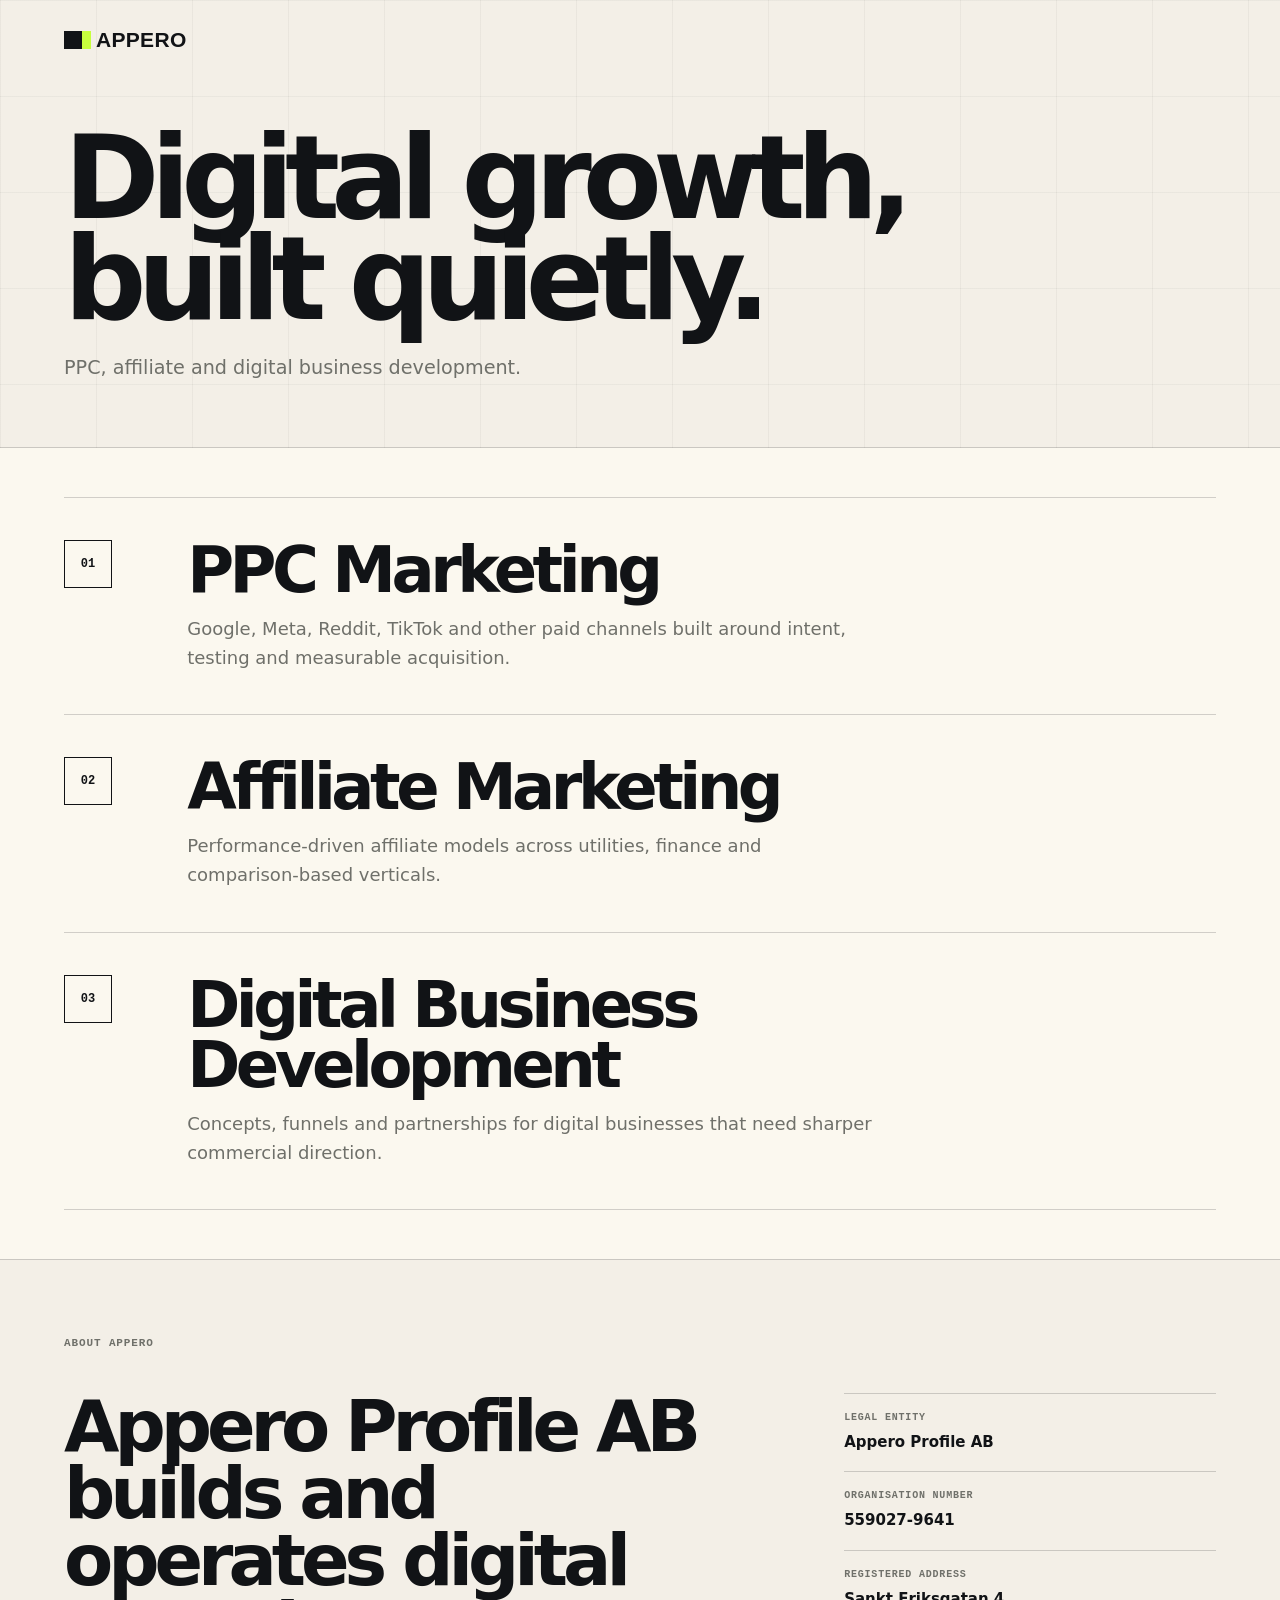
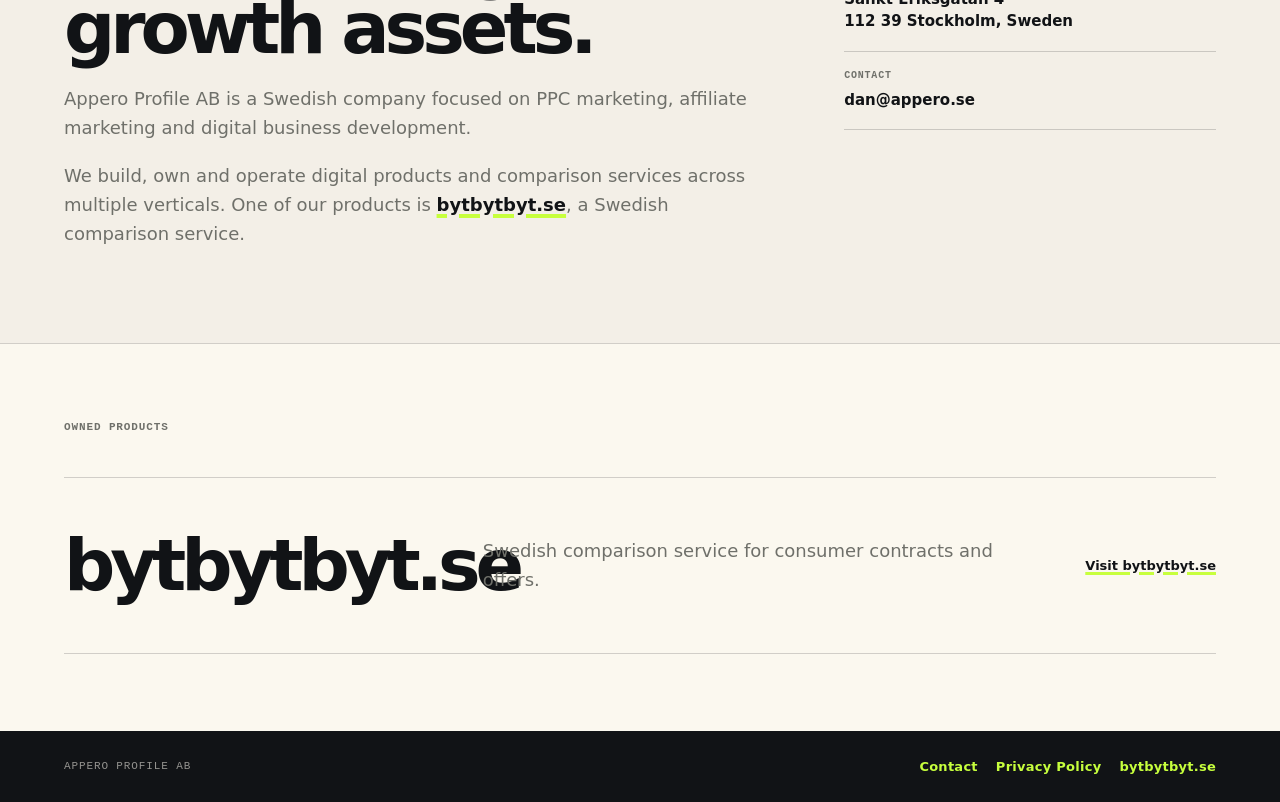
<file: index.html>
<!doctype html>
<html lang="en">
  <head>
    <meta charset="UTF-8" />
    <meta name="viewport" content="width=device-width, initial-scale=1.0" />
    <title>Appero Profile AB | PPC, Affiliate & Digital Business Development</title>
    <meta
      name="description"
      content="Appero Profile AB is a Swedish company focused on PPC marketing, affiliate marketing and digital business development."
    />
    <meta property="og:title" content="Appero Profile AB" />
    <meta
      property="og:description"
      content="Swedish company focused on PPC marketing, affiliate marketing and digital business development."
    />
    <meta property="og:type" content="website" />
    <meta name="theme-color" content="#c7ff3d" />
    <link rel="icon" href="favicon.svg" type="image/svg+xml" />
    <link rel="stylesheet" href="styles.css" />
    <script type="application/ld+json">
      {
        "@context": "https://schema.org",
        "@type": "Organization",
        "name": "Appero Profile AB",
        "url": "https://www.appero.se/",
        "email": "dan@appero.se",
        "identifier": "559027-9641",
        "address": {
          "@type": "PostalAddress",
          "streetAddress": "Sankt Eriksgatan 4",
          "postalCode": "112 39",
          "addressLocality": "Stockholm",
          "addressCountry": "SE"
        },
        "owns": {
          "@type": "WebSite",
          "name": "bytbytbyt.se",
          "url": "https://www.bytbytbyt.se/"
        }
      }
    </script>
  </head>
  <body>
    <main class="page-shell">
      <section class="hero" aria-labelledby="hero-title">
        <header class="nav">
          <div class="brand" aria-label="Appero">
            <span class="brand-mark"></span>
            <span class="wordmark">appero</span>
          </div>
        </header>

        <div class="hero-copy">
          <h1 id="hero-title">Digital growth, built quietly.</h1>
          <p class="intro">
            PPC, affiliate and digital business development.
          </p>
        </div>
      </section>

      <section class="business-areas" aria-label="Business areas">
        <article class="area-item">
          <span class="area-icon">01</span>
          <div>
            <h2>PPC Marketing</h2>
            <p>Google, Meta, Reddit, TikTok and other paid channels built around intent, testing and measurable acquisition.</p>
          </div>
        </article>

        <article class="area-item">
          <span class="area-icon">02</span>
          <div>
            <h2>Affiliate Marketing</h2>
            <p>Performance-driven affiliate models across utilities, finance and comparison-based verticals.</p>
          </div>
        </article>

        <article class="area-item">
          <span class="area-icon">03</span>
          <div>
            <h2>Digital Business Development</h2>
            <p>Concepts, funnels and partnerships for digital businesses that need sharper commercial direction.</p>
          </div>
        </article>
      </section>

      <section class="company-section" aria-labelledby="about-title">
        <div class="section-label">About Appero</div>
        <div class="company-grid">
          <div class="company-copy">
            <h2 id="about-title">Appero Profile AB builds and operates digital growth assets.</h2>
            <p>
              Appero Profile AB is a Swedish company focused on PPC marketing,
              affiliate marketing and digital business development.
            </p>
            <p>
              We build, own and operate digital products and comparison services
              across multiple verticals. One of our products is
              <a href="https://www.bytbytbyt.se/" target="_blank" rel="noopener">bytbytbyt.se</a>,
              a Swedish comparison service.
            </p>
          </div>

          <dl class="company-facts" aria-label="Company details">
            <div>
              <dt>Legal entity</dt>
              <dd>Appero Profile AB</dd>
            </div>
            <div>
              <dt>Organisation number</dt>
              <dd>559027-9641</dd>
            </div>
            <div>
              <dt>Registered address</dt>
              <dd>Sankt Eriksgatan 4<br />112 39 Stockholm, Sweden</dd>
            </div>
            <div>
              <dt>Contact</dt>
              <dd><a href="mailto:dan@appero.se">dan@appero.se</a></dd>
            </div>
          </dl>
        </div>
      </section>

      <section class="products-section" aria-labelledby="products-title">
        <div class="section-label">Owned products</div>
        <div class="product-line">
          <h2 id="products-title">bytbytbyt.se</h2>
          <p>Swedish comparison service for consumer contracts and offers.</p>
          <a href="https://www.bytbytbyt.se/" target="_blank" rel="noopener">Visit bytbytbyt.se</a>
        </div>
      </section>

      <footer class="footer">
        <span>Appero Profile AB</span>
        <nav class="footer-links" aria-label="Footer">
          <a href="mailto:dan@appero.se">Contact</a>
          <a href="privacy.html">Privacy Policy</a>
          <a href="https://www.bytbytbyt.se/" target="_blank" rel="noopener">bytbytbyt.se</a>
        </nav>
      </footer>
    </main>
  </body>
</html>
</file>
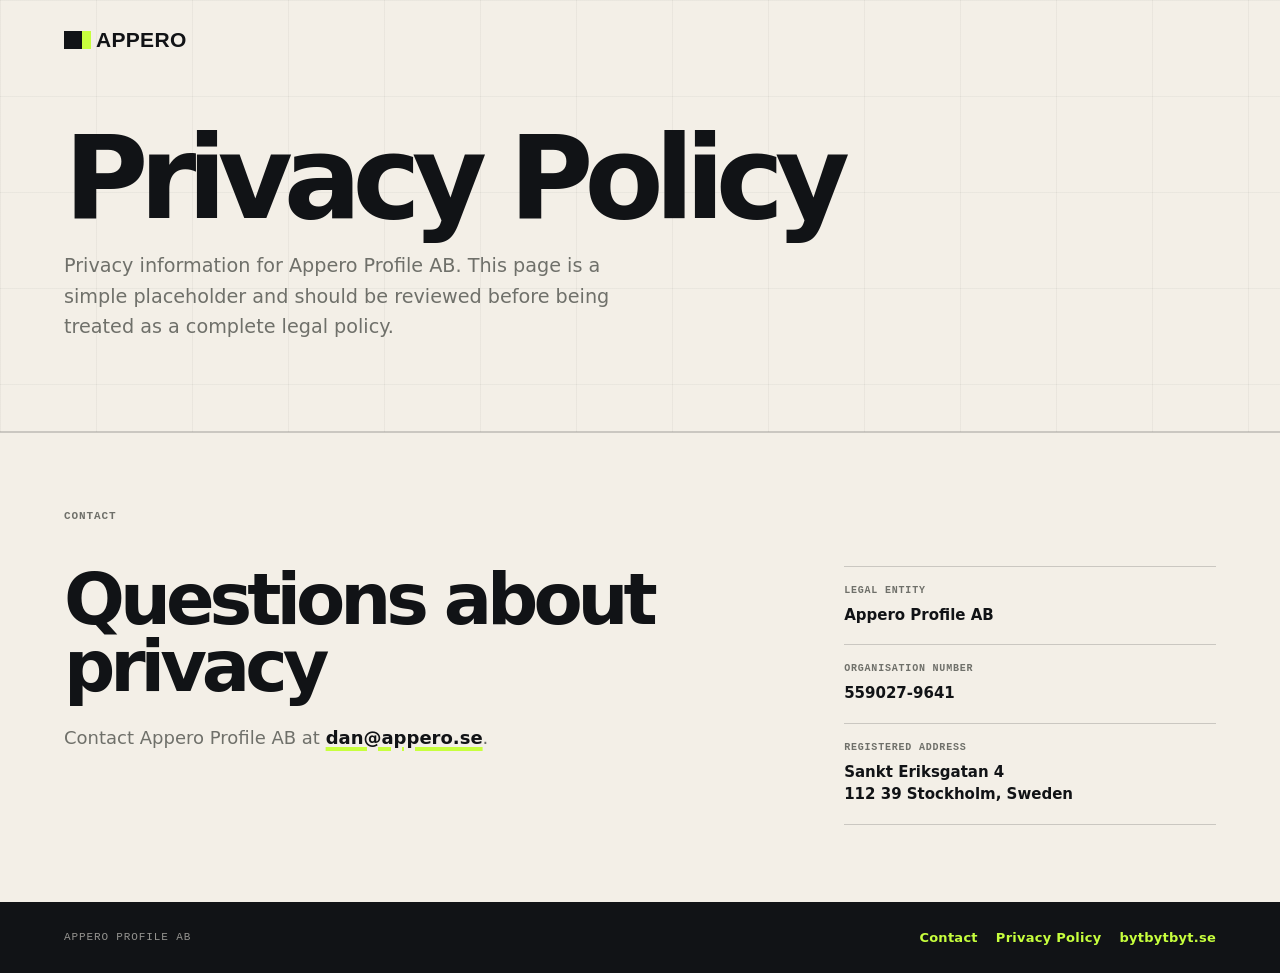
<file: privacy.html>
<!doctype html>
<html lang="en">
  <head>
    <meta charset="UTF-8" />
    <meta name="viewport" content="width=device-width, initial-scale=1.0" />
    <title>Privacy Policy | Appero Profile AB</title>
    <meta
      name="description"
      content="Privacy information for Appero Profile AB."
    />
    <meta name="theme-color" content="#c7ff3d" />
    <link rel="icon" href="favicon.svg" type="image/svg+xml" />
    <link rel="stylesheet" href="styles.css" />
  </head>
  <body>
    <main class="page-shell">
      <section class="hero privacy-hero" aria-labelledby="privacy-title">
        <header class="nav">
          <a class="brand" href="/" aria-label="Appero home">
            <span class="brand-mark"></span>
            <span class="wordmark">appero</span>
          </a>
        </header>

        <div class="hero-copy">
          <h1 id="privacy-title">Privacy Policy</h1>
          <p class="intro">
            Privacy information for Appero Profile AB. This page is a simple
            placeholder and should be reviewed before being treated as a
            complete legal policy.
          </p>
        </div>
      </section>

      <section class="company-section" aria-labelledby="privacy-contact-title">
        <div class="section-label">Contact</div>
        <div class="company-grid">
          <div class="company-copy">
            <h2 id="privacy-contact-title">Questions about privacy</h2>
            <p>
              Contact Appero Profile AB at
              <a href="mailto:dan@appero.se">dan@appero.se</a>.
            </p>
          </div>

          <dl class="company-facts" aria-label="Company details">
            <div>
              <dt>Legal entity</dt>
              <dd>Appero Profile AB</dd>
            </div>
            <div>
              <dt>Organisation number</dt>
              <dd>559027-9641</dd>
            </div>
            <div>
              <dt>Registered address</dt>
              <dd>Sankt Eriksgatan 4<br />112 39 Stockholm, Sweden</dd>
            </div>
          </dl>
        </div>
      </section>

      <footer class="footer">
        <span>Appero Profile AB</span>
        <nav class="footer-links" aria-label="Footer">
          <a href="mailto:dan@appero.se">Contact</a>
          <a href="privacy.html">Privacy Policy</a>
          <a href="https://www.bytbytbyt.se/" target="_blank" rel="noopener">bytbytbyt.se</a>
        </nav>
      </footer>
    </main>
  </body>
</html>
</file>
<file: styles.css>
:root {
  --ink: #111316;
  --paper: #f3efe7;
  --paper-soft: #fbf8ef;
  --muted: #6f706a;
  --line: rgba(17, 19, 22, 0.18);
  --signal: #c7ff3d;
}

* {
  box-sizing: border-box;
}

body {
  margin: 0;
  background: #dedede;
  color: var(--ink);
  font-family:
    Inter, ui-sans-serif, system-ui, -apple-system, BlinkMacSystemFont, "Segoe UI",
    sans-serif;
}

a {
  color: inherit;
  text-decoration: none;
}

.page-shell {
  width: min(100%, 1440px);
  min-height: 100vh;
  margin: 0 auto;
  background: var(--paper);
  overflow: hidden;
}

.hero {
  min-height: clamp(420px, 48vh, 560px);
  padding: 28px clamp(20px, 5vw, 76px) clamp(42px, 5vw, 72px);
  border-bottom: 1px solid var(--line);
  background:
    linear-gradient(90deg, rgba(17, 19, 22, 0.045) 1px, transparent 1px),
    linear-gradient(180deg, rgba(17, 19, 22, 0.04) 1px, transparent 1px),
    var(--paper);
  background-size: 96px 96px;
}

.nav {
  display: flex;
  align-items: center;
  justify-content: space-between;
  gap: 20px;
  padding-bottom: clamp(42px, 7vw, 76px);
}

.brand {
  display: inline-flex;
  align-items: center;
  gap: 14px;
  text-transform: uppercase;
}

.wordmark {
  font-family:
    "Arial Narrow", "Helvetica Neue Condensed Bold", Impact, ui-sans-serif,
    sans-serif;
  font-size: 21px;
  font-weight: 900;
  letter-spacing: 0.015em;
}

.brand-mark {
  width: 18px;
  height: 18px;
  background: var(--ink);
  box-shadow: 9px 0 0 var(--signal);
}

.eyebrow {
  font-family:
    "SFMono-Regular", Consolas, "Liberation Mono", Menlo, monospace;
  font-size: 11px;
  letter-spacing: 0.08em;
  text-transform: uppercase;
}

.eyebrow,
.intro,
.area-item p,
.company-copy p,
.product-line p {
  color: var(--muted);
}

.hero-copy {
  max-width: 980px;
}

.eyebrow {
  margin: 0 0 22px;
}

h1,
h2,
p {
  margin-top: 0;
}

h1 {
  max-width: 920px;
  margin-bottom: 22px;
  font-size: clamp(56px, 9vw, 128px);
  line-height: 0.88;
  letter-spacing: -0.078em;
  text-wrap: balance;
}

.intro {
  max-width: 560px;
  margin-bottom: 0;
  font-size: clamp(17px, 1.5vw, 21px);
  line-height: 1.58;
}

::selection {
  background: var(--signal);
  color: var(--ink);
}

.business-areas {
  display: flex;
  flex-direction: column;
  padding: clamp(24px, 3.8vw, 52px) clamp(20px, 5vw, 76px);
  gap: 0;
  background: var(--paper-soft);
}

.area-item {
  display: grid;
  grid-template-columns: 72px minmax(0, 1fr);
  gap: clamp(18px, 4vw, 52px);
  align-items: start;
  padding: clamp(22px, 3.6vw, 42px) 0;
  border-top: 1px solid var(--line);
}

.area-item:last-child {
  border-bottom: 1px solid var(--line);
}

.area-icon {
  display: inline-flex;
  width: 48px;
  height: 48px;
  align-items: center;
  justify-content: center;
  border: 1px solid var(--ink);
  background: transparent;
  color: var(--ink);
  font-family:
    "SFMono-Regular", Consolas, "Liberation Mono", Menlo, monospace;
  font-size: 12px;
  font-weight: 800;
  line-height: 1;
}

.area-item h2 {
  max-width: 780px;
  margin: 0 0 14px;
  font-size: clamp(34px, 5vw, 64px);
  line-height: 0.94;
  letter-spacing: -0.07em;
}

.area-item p {
  max-width: 690px;
  margin-bottom: 0;
  font-size: clamp(15px, 1.45vw, 18px);
  line-height: 1.62;
}

.company-section,
.products-section {
  padding: clamp(38px, 6vw, 84px) clamp(20px, 5vw, 76px);
  border-top: 1px solid var(--line);
  background: var(--paper);
}

.products-section {
  background: var(--paper-soft);
}

.section-label {
  margin-bottom: clamp(26px, 4vw, 44px);
  color: var(--muted);
  font-family:
    "SFMono-Regular", Consolas, "Liberation Mono", Menlo, monospace;
  font-size: 11px;
  font-weight: 800;
  letter-spacing: 0.08em;
  text-transform: uppercase;
}

.company-grid {
  display: grid;
  grid-template-columns: minmax(0, 1.3fr) minmax(280px, 0.7fr);
  gap: clamp(34px, 7vw, 108px);
  align-items: start;
}

.company-copy h2,
.product-line h2 {
  max-width: 840px;
  margin-bottom: 22px;
  font-size: clamp(36px, 5.6vw, 74px);
  line-height: 0.94;
  letter-spacing: -0.07em;
}

.company-copy p,
.product-line p {
  max-width: 700px;
  margin-bottom: 18px;
  font-size: clamp(15px, 1.45vw, 18px);
  line-height: 1.62;
}

.company-copy a,
.product-line a {
  color: var(--ink);
  font-weight: 800;
  text-decoration: underline;
  text-decoration-color: var(--signal);
  text-decoration-thickness: 0.2em;
  text-underline-offset: 0.18em;
}

.company-facts {
  display: grid;
  gap: 0;
  margin: 0;
  border-top: 1px solid var(--line);
}

.company-facts div {
  padding: 18px 0;
  border-bottom: 1px solid var(--line);
}

.company-facts dt {
  margin-bottom: 8px;
  color: var(--muted);
  font-family:
    "SFMono-Regular", Consolas, "Liberation Mono", Menlo, monospace;
  font-size: 10px;
  font-weight: 800;
  letter-spacing: 0.08em;
  text-transform: uppercase;
}

.company-facts dd {
  margin: 0;
  font-size: 15px;
  font-weight: 800;
  line-height: 1.5;
}

.product-line {
  display: grid;
  grid-template-columns: minmax(220px, 0.8fr) minmax(0, 1.2fr) auto;
  gap: clamp(22px, 4vw, 54px);
  align-items: center;
  border-top: 1px solid var(--line);
  border-bottom: 1px solid var(--line);
  padding: clamp(28px, 5vw, 54px) 0;
}

.product-line h2,
.product-line p {
  margin-bottom: 0;
}

.product-line a {
  white-space: nowrap;
  font-size: 13px;
}

.footer {
  display: flex;
  justify-content: space-between;
  align-items: center;
  gap: 24px;
  padding: 28px clamp(20px, 5vw, 76px);
  background: var(--ink);
  color: var(--paper-soft);
}

.footer span {
  color: rgba(251, 248, 239, 0.56);
  font-family:
    "SFMono-Regular", Consolas, "Liberation Mono", Menlo, monospace;
  font-size: 11px;
  letter-spacing: 0.08em;
  text-transform: uppercase;
}

.footer-links {
  display: flex;
  flex-wrap: wrap;
  gap: 18px;
  justify-content: flex-end;
}

.footer a {
  color: var(--signal);
  font-size: 13px;
  font-weight: 800;
  letter-spacing: 0.02em;
}

@media (max-width: 820px) {
  .hero {
    min-height: auto;
  }

  .nav {
    padding-bottom: 62px;
  }

  .business-areas {
    padding-inline: 18px;
  }

  .company-grid,
  .product-line {
    grid-template-columns: 1fr;
  }

  .product-line {
    align-items: start;
  }

  .footer {
    align-items: flex-start;
    flex-direction: column;
  }

  .footer-links {
    justify-content: flex-start;
  }
}

@media (max-width: 560px) {
  .hero {
    padding-inline: 18px;
  }

  h1 {
    font-size: clamp(52px, 16vw, 76px);
  }

  .area-item {
    grid-template-columns: 1fr;
    gap: 18px;
  }

  .company-section,
  .products-section {
    padding-inline: 18px;
  }
}
</file>
